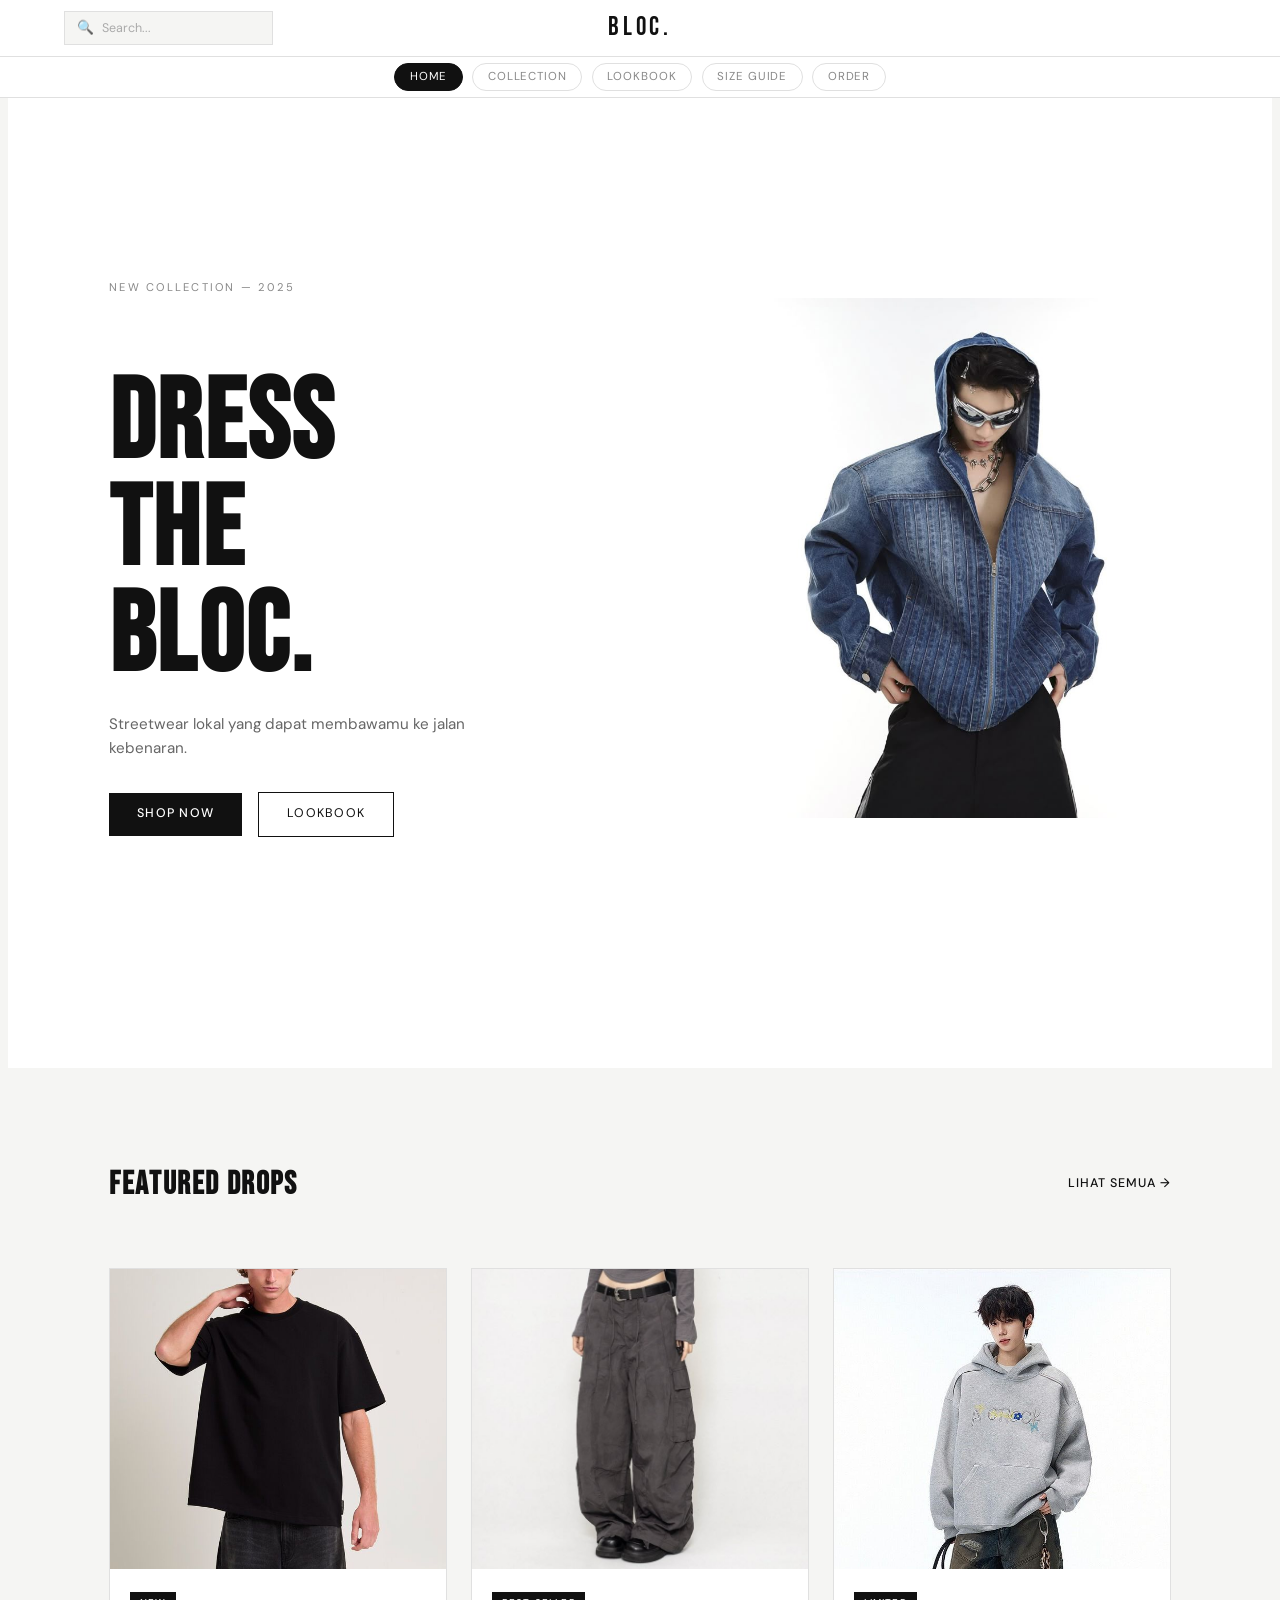
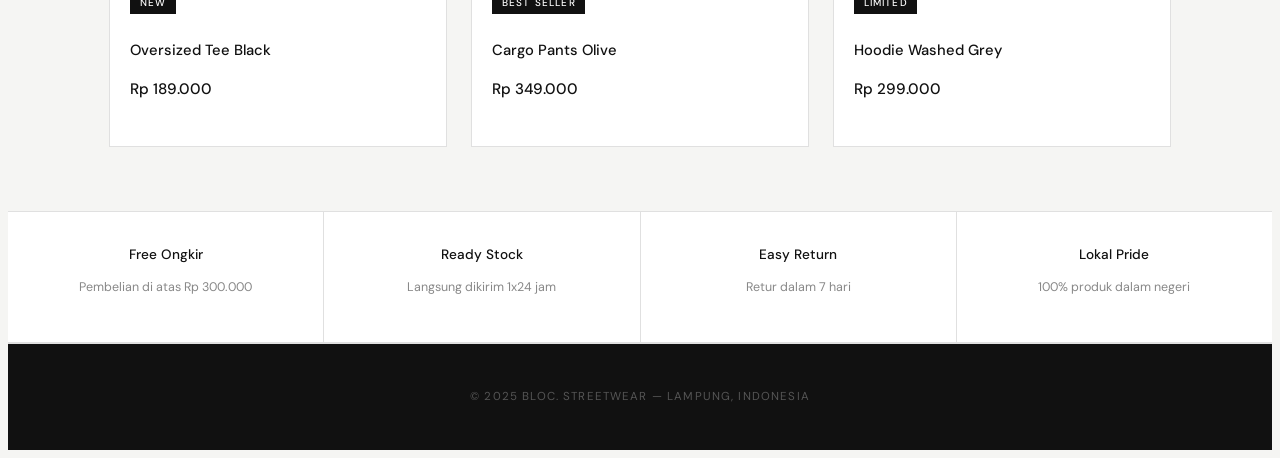
<file: index.html>
<!DOCTYPE html>
<html lang="id">
<head>
  <meta charset="UTF-8" />
  <meta name="viewport" content="width=device-width, initial-scale=1.0" />
  <title>BLOC. Streetwear Store</title>
  <link rel="stylesheet" href="style.css" />
  <link rel="preconnect" href="https://fonts.googleapis.com" />
  <link rel="preconnect" href="https://fonts.gstatic.com" crossorigin />
  <link href="https://fonts.googleapis.com/css2?family=Bebas+Neue&family=DM+Sans:wght@300;400;500&display=swap" rel="stylesheet" />
</head>
<body>

  <nav id="navbar">
    <div class="nav-top">
      <div class="nav-top-left">
        <div class="nav-search">
          <span class="nav-search-icon">🔍</span>
          <input type="search" name="search" placeholder="Search..." />
        </div>
      </div>
      <a href="index.html" class="nav-logo">BLOC.</a>
    </div>

    <div class="nav-bottom">
      <a href="index.html" class="nav-pill active">Home</a>
      <a href="collection.html" class="nav-pill">Collection</a>
      <a href="lookbook.html" class="nav-pill">Lookbook</a>
      <a href="sizeguide.html" class="nav-pill">Size Guide</a>
      <a href="order.html" class="nav-pill">Order</a>
    </div>
  </nav>

  <header class="hero">
    <div class="hero-text">
      <span class="hero-tag">New Collection — 2025</span>
      <h1 class="hero-title">DRESS<br>THE<br>BLOC.</h1>
      <p class="hero-desc">Streetwear lokal yang dapat membawamu ke jalan kebenaran.</p>
      <div class="hero-actions">
        <a href="collection.html" class="btn-primary">Shop Now</a>
        <a href="lookbook.html" class="btn-ghost">Lookbook</a>
      </div>
    </div>
    <img src="Hero.jpeg" alt="BLOC. Hero" class="hero-img" width="420" height="520" />
  </header>

  <section class="featured">
    <div class="featured-header">
      <h2>Featured Drops</h2>
      <a href="collection.html" class="link-more">Lihat Semua →</a>
    </div>
    <div class="featured-grid">
      <div class="product-card">
        <img src="Black Noise White Rain.jpeg" alt="Oversized Tee Black" class="product-img" width="400" height="300" />
        <div class="product-info">
          <span class="product-tag">New</span>
          <h3>Oversized Tee Black</h3>
          <p class="product-price">Rp 189.000</p>
        </div>
      </div>
      <div class="product-card">
        <img src="Retro Loose Casual Cargo Pants.jpeg" alt="Cargo Pants Olive" class="product-img" width="400" height="300" />
        <div class="product-info">
          <span class="product-tag">Best Seller</span>
          <h3>Cargo Pants Olive</h3>
          <p class="product-price">Rp 349.000</p>
        </div>
      </div>
      <div class="product-card">
        <img src="Hoddie.jpeg" alt="Hoodie Washed Grey" class="product-img" width="400" height="300" />
        <div class="product-info">
          <span class="product-tag">Limited</span>
          <h3>Hoodie Washed Grey</h3>
          <p class="product-price">Rp 299.000</p>
        </div>
      </div>
    </div>
  </section>

  <section class="info-strip">
    <div class="info-item">
      <strong>Free Ongkir</strong>
      <p>Pembelian di atas Rp 300.000</p>
    </div>
    <div class="info-item">
      <strong>Ready Stock</strong>
      <p>Langsung dikirim 1x24 jam</p>
    </div>
    <div class="info-item">
      <strong>Easy Return</strong>
      <p>Retur dalam 7 hari</p>
    </div>
    <div class="info-item">
      <strong>Lokal Pride</strong>
      <p>100% produk dalam negeri</p>
    </div>
  </section>

  <footer class="footer">
    <p>© 2025 BLOC. Streetwear — Lampung, Indonesia</p>
  </footer>

</body>
</html>
</file>
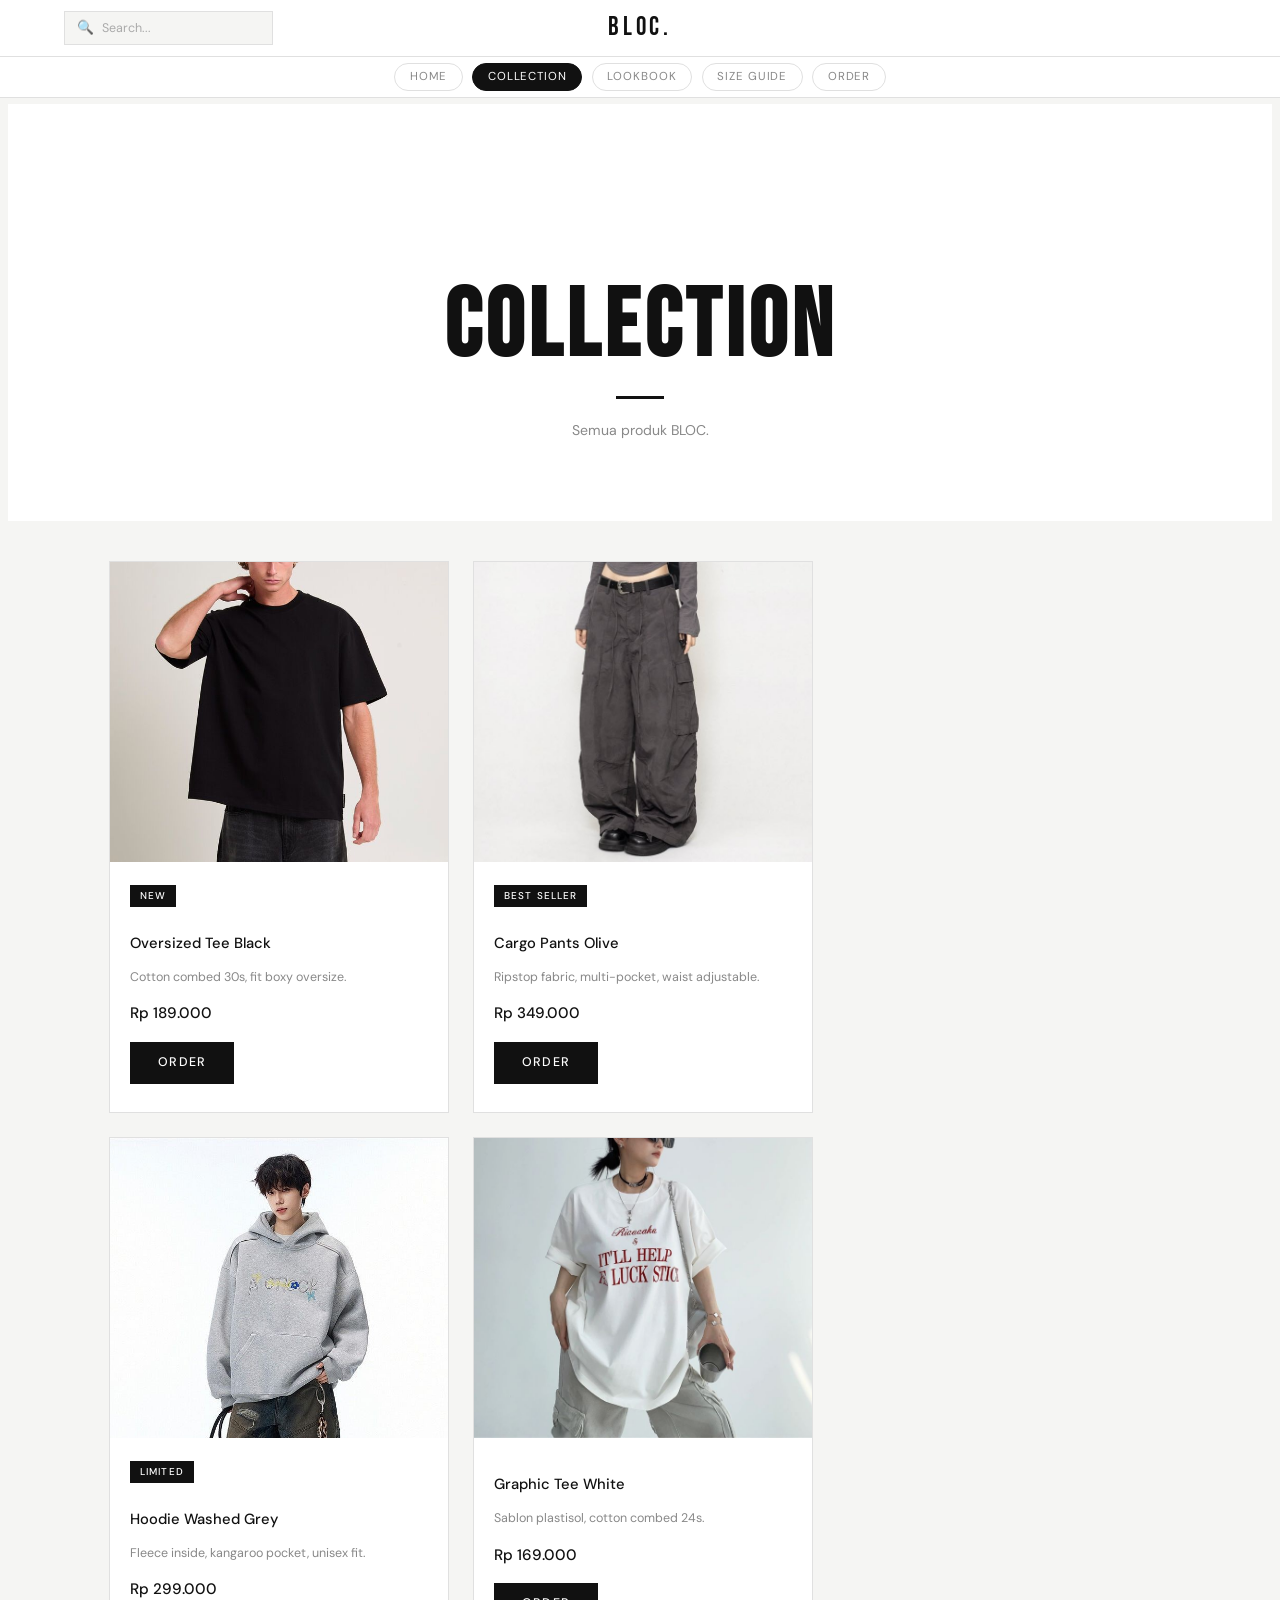
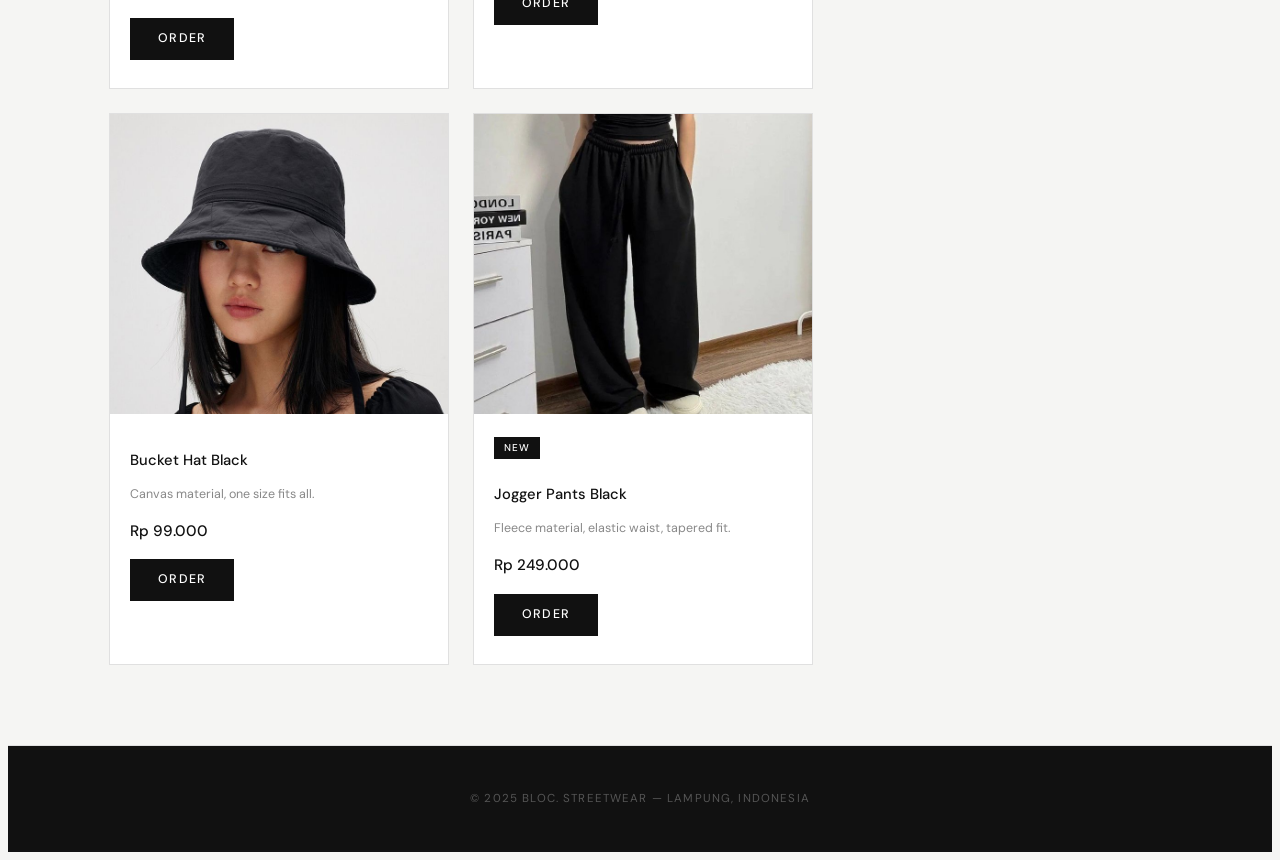
<file: collection.html>
<!DOCTYPE html>
<html lang="id">
<head>
  <meta charset="UTF-8" />
  <meta name="viewport" content="width=device-width, initial-scale=1.0" />
  <title>Collection BLOC.</title>
  <link rel="stylesheet" href="style.css" />
  <link rel="preconnect" href="https://fonts.googleapis.com" />
  <link rel="preconnect" href="https://fonts.gstatic.com" crossorigin />
  <link href="https://fonts.googleapis.com/css2?family=Bebas+Neue&family=DM+Sans:wght@300;400;500&display=swap" rel="stylesheet" />
</head>
<body>

  <nav id="navbar">
    <div class="nav-top">
      <div class="nav-top-left">
        <div class="nav-search">
          <span class="nav-search-icon">🔍</span>
          <input type="search" name="search" placeholder="Search..." />
        </div>
      </div>
      <a href="index.html" class="nav-logo">BLOC.</a>
    </div>
    <div class="nav-bottom">
      <a href="index.html" class="nav-pill">Home</a>
      <a href="collection.html" class="nav-pill active">Collection</a>
      <a href="lookbook.html" class="nav-pill">Lookbook</a>
      <a href="sizeguide.html" class="nav-pill">Size Guide</a>
      <a href="order.html" class="nav-pill">Order</a>
    </div>
  </nav>

  <main class="page-main">

    <section class="page-hero">
      <h1 class="page-title">COLLECTION</h1>
      <div class="title-line"></div>
      <p class="page-subtitle">Semua produk BLOC.</p>
    </section>

    <section class="catalog-section">
      <div class="catalog-grid">

        <div class="product-card">
          <img src="Black Noise White Rain.jpeg" alt="Oversized Tee Black" class="product-img" width="400" height="300" />
          <div class="product-info">
            <span class="product-tag">New</span>
            <h3>Oversized Tee Black</h3>
            <p class="product-desc">Cotton combed 30s, fit boxy oversize.</p>
            <p class="product-price">Rp 189.000</p>
            <a href="order.html" class="btn-primary">Order</a>
          </div>
        </div>

        <div class="product-card">
          <img src="Retro Loose Casual Cargo Pants.jpeg" alt="Cargo Pants Olive" class="product-img" width="400" height="300" />
          <div class="product-info">
            <span class="product-tag">Best Seller</span>
            <h3>Cargo Pants Olive</h3>
            <p class="product-desc">Ripstop fabric, multi-pocket, waist adjustable.</p>
            <p class="product-price">Rp 349.000</p>
            <a href="order.html" class="btn-primary">Order</a>
          </div>
        </div>

        <div class="product-card">
          <img src="Hoddie.jpeg" alt="Hoodie Washed Grey" class="product-img" width="400" height="300" />
          <div class="product-info">
            <span class="product-tag">Limited</span>
            <h3>Hoodie Washed Grey</h3>
            <p class="product-desc">Fleece inside, kangaroo pocket, unisex fit.</p>
            <p class="product-price">Rp 299.000</p>
            <a href="order.html" class="btn-primary">Order</a>
          </div>
        </div>

        <div class="product-card">
          <img src="white tee.jpeg" alt="Graphic Tee White" class="product-img" width="400" height="300" />
          <div class="product-info">
            <h3>Graphic Tee White</h3>
            <p class="product-desc">Sablon plastisol, cotton combed 24s.</p>
            <p class="product-price">Rp 169.000</p>
            <a href="order.html" class="btn-primary">Order</a>
          </div>
        </div>

        <div class="product-card">
          <img src="bucket.jpeg" alt="Bucket Hat Black" class="product-img" width="400" height="300" />
          <div class="product-info">
            <h3>Bucket Hat Black</h3>
            <p class="product-desc">Canvas material, one size fits all.</p>
            <p class="product-price">Rp 99.000</p>
            <a href="order.html" class="btn-primary">Order</a>
          </div>
        </div>

        <div class="product-card">
          <img src="Jogger.jpeg" alt="Jogger Pants Black" class="product-img" width="400" height="300" />
          <div class="product-info">
            <span class="product-tag">New</span>
            <h3>Jogger Pants Black</h3>
            <p class="product-desc">Fleece material, elastic waist, tapered fit.</p>
            <p class="product-price">Rp 249.000</p>
            <a href="order.html" class="btn-primary">Order</a>
          </div>
        </div>

      </div>
    </section>

  </main>

  <footer class="footer">
    <p>© 2025 BLOC. Streetwear — Lampung, Indonesia</p>
  </footer>

</body>
</html>
</file>
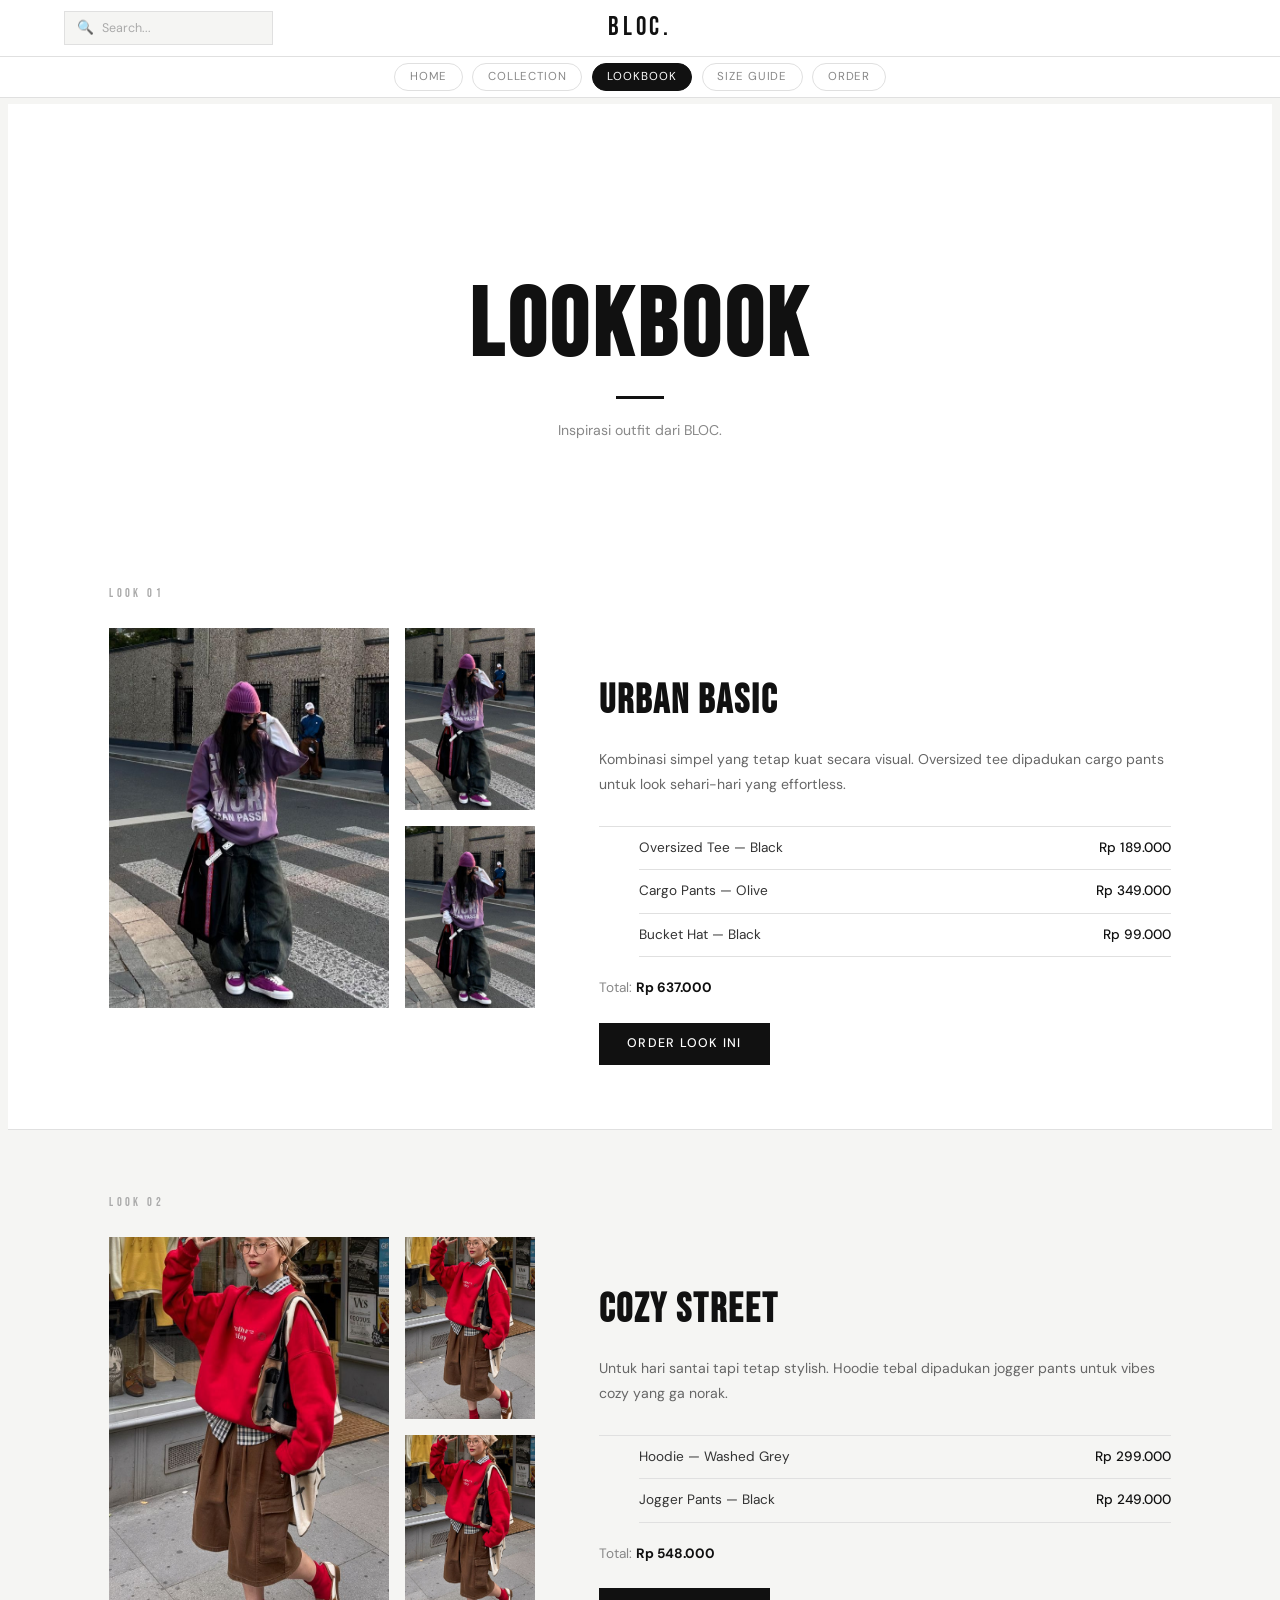
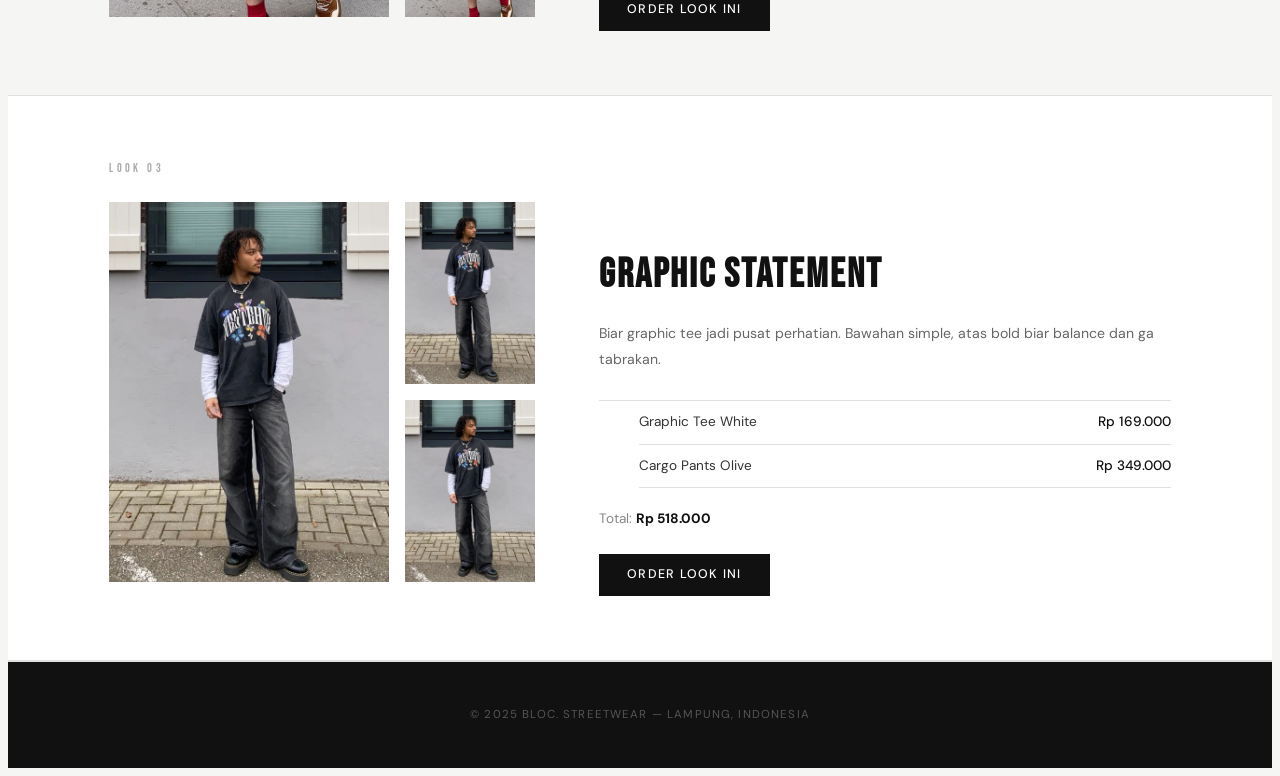
<file: lookbook.html>
<!DOCTYPE html>
<html lang="id">
<head>
  <meta charset="UTF-8" />
  <meta name="viewport" content="width=device-width, initial-scale=1.0" />
  <title>Lookbook BLOC.</title>
  <link rel="stylesheet" href="style.css" />
  <link rel="preconnect" href="https://fonts.googleapis.com" />
  <link rel="preconnect" href="https://fonts.gstatic.com" crossorigin />
  <link href="https://fonts.googleapis.com/css2?family=Bebas+Neue&family=DM+Sans:wght@300;400;500&display=swap" rel="stylesheet" />
</head>
<body>

  <nav id="navbar">
    <div class="nav-top">
      <div class="nav-top-left">
        <div class="nav-search">
          <span class="nav-search-icon">🔍</span>
          <input type="search" name="search" placeholder="Search..." />
        </div>
      </div>
      <a href="index.html" class="nav-logo">BLOC.</a>
    </div>
    <div class="nav-bottom">
      <a href="index.html" class="nav-pill">Home</a>
      <a href="collection.html" class="nav-pill">Collection</a>
      <a href="lookbook.html" class="nav-pill active">Lookbook</a>
      <a href="sizeguide.html" class="nav-pill">Size Guide</a>
      <a href="order.html" class="nav-pill">Order</a>
    </div>
  </nav>

  <main class="page-main">

    <section class="page-hero">
      <h1 class="page-title">LOOKBOOK</h1>
      <div class="title-line"></div>
      <p class="page-subtitle">Inspirasi outfit dari BLOC.</p>
    </section>

    <section class="look-section">
      <div class="look-number">LOOK 01</div>
      <div class="look-layout">
        <div class="look-images">
          <img src="download (6).jpeg" alt="Look 01 Main" class="look-img-main" width="280" height="380" />
          <div class="look-img-side">
            <img src="download (6).jpeg" alt="Look 01 Detail A" class="look-img-sm" width="130" height="182" />
            <img src="download (6).jpeg" alt="Look 01 Detail B" class="look-img-sm" width="130" height="182" />
          </div>
        </div>
        <div class="look-detail">
          <h2>Urban Basic</h2>
          <p class="look-desc">Kombinasi simpel yang tetap kuat secara visual. Oversized tee dipadukan cargo pants untuk look sehari-hari yang effortless.</p>
          <ul class="look-items">
            <li>
              <span class="look-item-name">Oversized Tee — Black</span>
              <span class="look-item-price">Rp 189.000</span>
            </li>
            <li>
              <span class="look-item-name">Cargo Pants — Olive</span>
              <span class="look-item-price">Rp 349.000</span>
            </li>
            <li>
              <span class="look-item-name">Bucket Hat — Black</span>
              <span class="look-item-price">Rp 99.000</span>
            </li>
          </ul>
          <p class="look-total">Total: <strong>Rp 637.000</strong></p>
          <a href="order.html" class="btn-primary">Order Look Ini</a>
        </div>
      </div>
    </section>

    <section class="look-section look-section-alt">
      <div class="look-number">LOOK 02</div>
      <div class="look-layout look-layout-reverse">
        <div class="look-detail">
          <h2>Cozy Street</h2>
          <p class="look-desc">Untuk hari santai tapi tetap stylish. Hoodie tebal dipadukan jogger pants untuk vibes cozy yang ga norak.</p>
          <ul class="look-items">
            <li>
              <span class="look-item-name">Hoodie — Washed Grey</span>
              <span class="look-item-price">Rp 299.000</span>
            </li>
            <li>
              <span class="look-item-name">Jogger Pants — Black</span>
              <span class="look-item-price">Rp 249.000</span>
            </li>
          </ul>
          <p class="look-total">Total: <strong>Rp 548.000</strong></p>
          <a href="order.html" class="btn-primary">Order Look Ini</a>
        </div>
        <div class="look-images">
          <img src="Everyday outfits spring casual street styles.jpeg" alt="Look 02 Main" class="look-img-main" width="280" height="380" />
          <div class="look-img-side">
            <img src="Everyday outfits spring casual street styles.jpeg" alt="Look 02 Detail A" class="look-img-sm" width="130" height="182" />
            <img src="Everyday outfits spring casual street styles.jpeg" alt="Look 02 Detail B" class="look-img-sm" width="130" height="182" />
          </div>
        </div>
      </div>
    </section>

    <section class="look-section">
      <div class="look-number">LOOK 03</div>
      <div class="look-layout">
        <div class="look-images">
          <img src="Best & Aesthetic E Boy Outfits Ideas & Styling Tips _ Mens Outfit Ideas.jpeg" alt="Look 03 Main" class="look-img-main" width="280" height="380" />
          <div class="look-img-side">
            <img src="Best & Aesthetic E Boy Outfits Ideas & Styling Tips _ Mens Outfit Ideas.jpeg" alt="Look 03 Detail A" class="look-img-sm" width="130" height="182" />
            <img src="Best & Aesthetic E Boy Outfits Ideas & Styling Tips _ Mens Outfit Ideas.jpeg" alt="Look 03 Detail B" class="look-img-sm" width="130" height="182" />
          </div>
        </div>
        <div class="look-detail">
          <h2>Graphic Statement</h2>
          <p class="look-desc">Biar graphic tee jadi pusat perhatian. Bawahan simple, atas bold biar balance dan ga tabrakan.</p>
          <ul class="look-items">
            <li>
              <span class="look-item-name">Graphic Tee White</span>
              <span class="look-item-price">Rp 169.000</span>
            </li>
            <li>
              <span class="look-item-name">Cargo Pants Olive</span>
              <span class="look-item-price">Rp 349.000</span>
            </li>
          </ul>
          <p class="look-total">Total: <strong>Rp 518.000</strong></p>
          <a href="order.html" class="btn-primary">Order Look Ini</a>
        </div>
      </div>
    </section>

  </main>

  <footer class="footer">
    <p>© 2025 BLOC. Streetwear — Lampung, Indonesia</p>
  </footer>

</body>
</html>
</file>
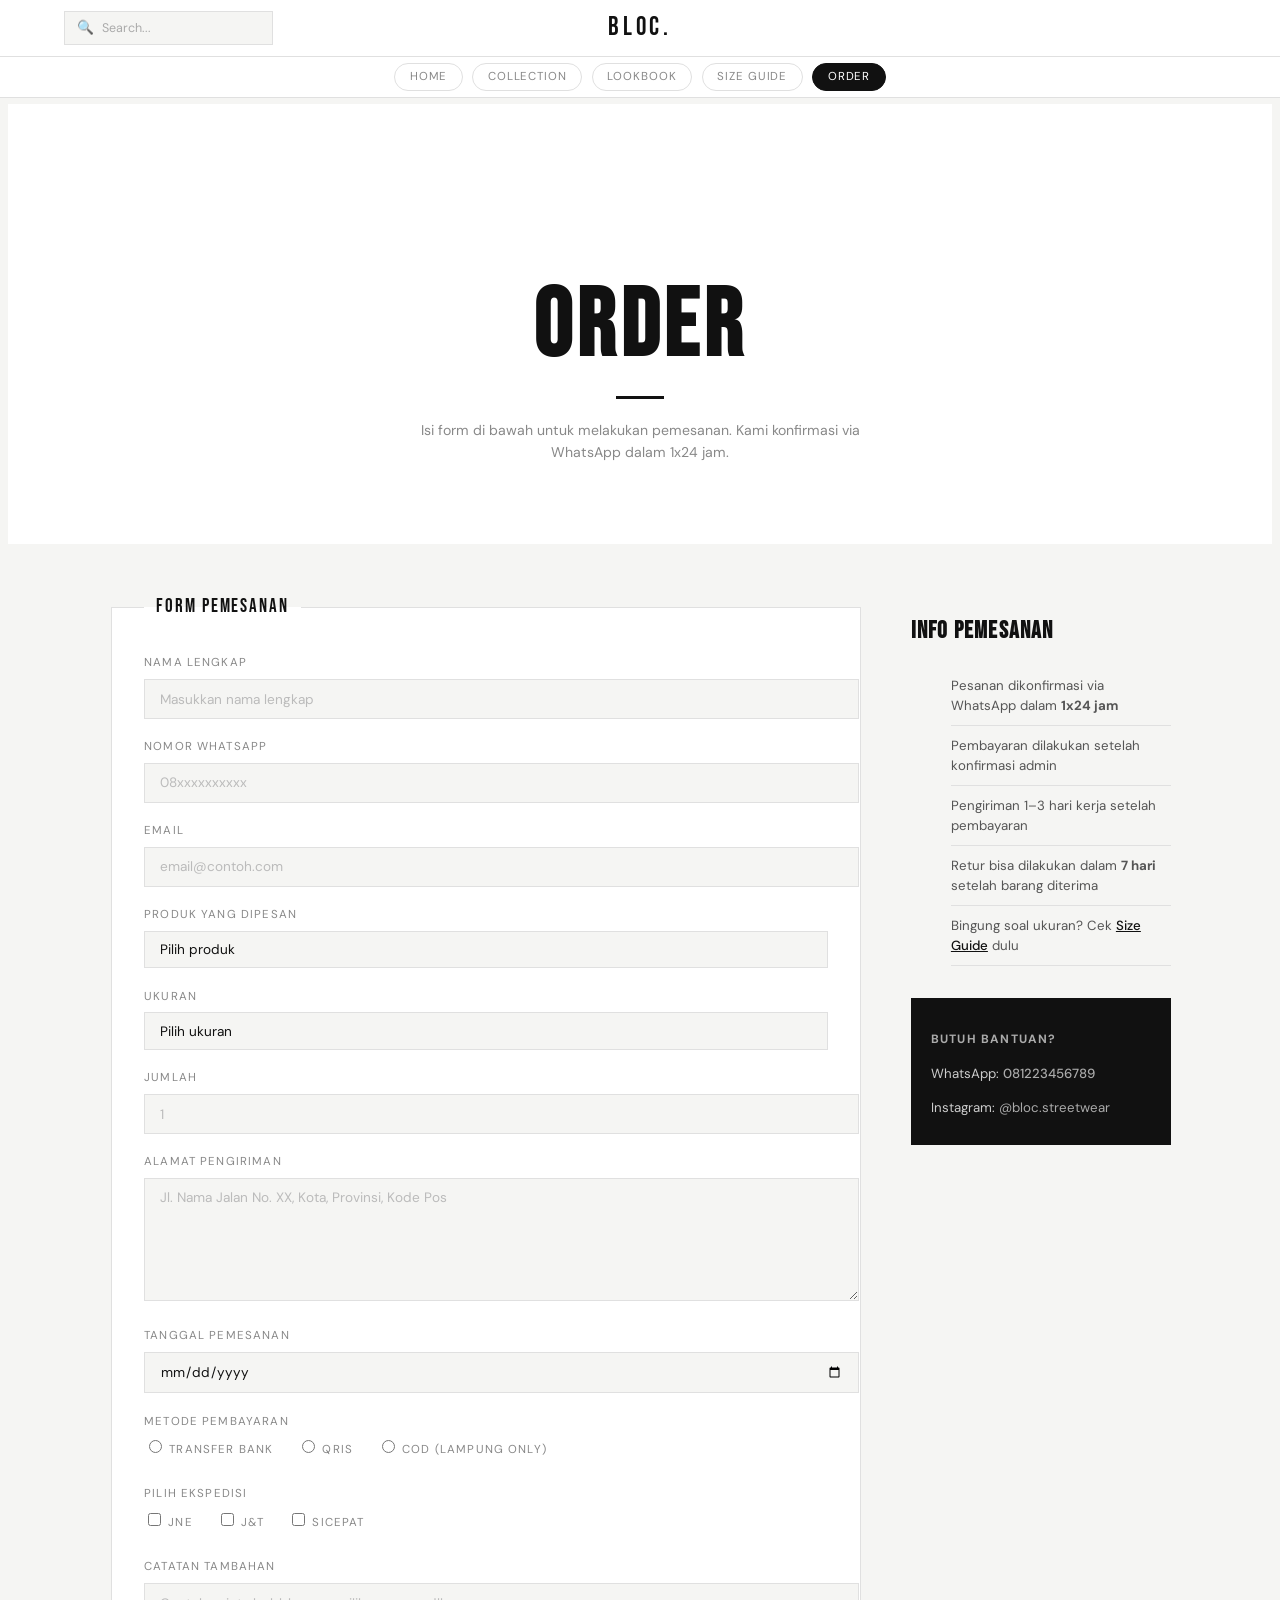
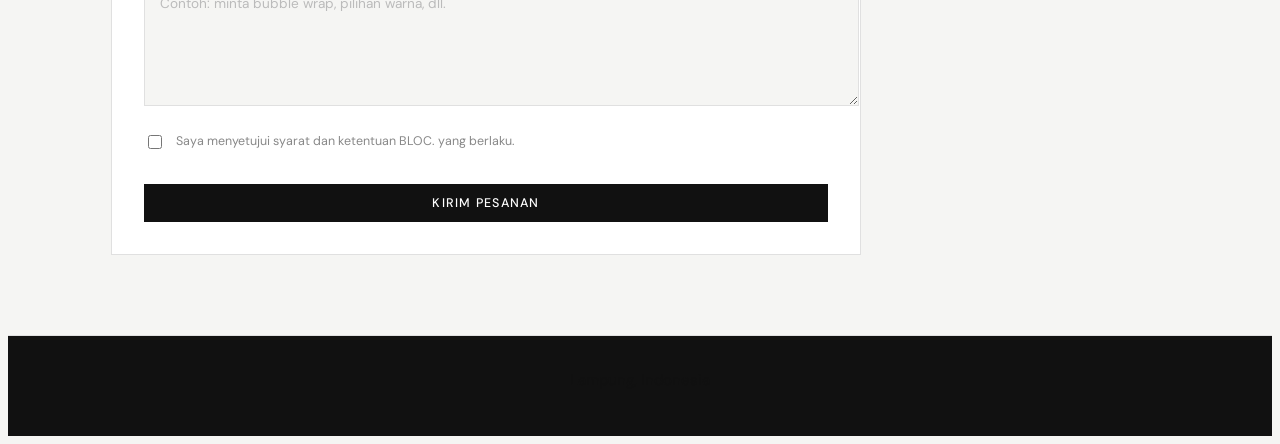
<file: order.html>
<!DOCTYPE html>
<html lang="id">
<head>
  <meta charset="UTF-8" />
  <meta name="viewport" content="width=device-width, initial-scale=1.0" />
  <title>Order BLOC.</title>
  <link rel="stylesheet" href="style.css" />
  <link rel="preconnect" href="https://fonts.googleapis.com" />
  <link rel="preconnect" href="https://fonts.gstatic.com" crossorigin />
  <link href="https://fonts.googleapis.com/css2?family=Bebas+Neue&family=DM+Sans:wght@300;400;500&display=swap" rel="stylesheet" />
</head>
<body>

  <nav id="navbar">
    <div class="nav-top">
      <div class="nav-top-left">
        <div class="nav-search">
          <span class="nav-search-icon">🔍</span>
          <input type="search" name="search" placeholder="Search..." />
        </div>
      </div>
      <a href="index.html" class="nav-logo">BLOC.</a>
    </div>
    <div class="nav-bottom">
      <a href="index.html" class="nav-pill">Home</a>
      <a href="collection.html" class="nav-pill">Collection</a>
      <a href="lookbook.html" class="nav-pill">Lookbook</a>
      <a href="sizeguide.html" class="nav-pill">Size Guide</a>
      <a href="order.html" class="nav-pill active">Order</a>
    </div>
  </nav>

  <main class="page-main">

    <section class="page-hero">
      <h1 class="page-title">ORDER</h1>
      <div class="title-line"></div>
      <p class="page-subtitle">Isi form di bawah untuk melakukan pemesanan. Kami konfirmasi via WhatsApp dalam 1x24 jam.</p>
    </section>

    <section class="order-layout">

      <div class="order-form-wrap">
        <form action="#" method="post">
          <fieldset>
            <legend>Form Pemesanan</legend>

            <div class="form-group">
              <label for="nama">Nama Lengkap</label>
              <input type="text" id="nama" name="nama" placeholder="Masukkan nama lengkap" required />
            </div>

            <div class="form-group">
              <label for="nohp">Nomor WhatsApp</label>
              <input type="number" id="nohp" name="nohp" placeholder="08xxxxxxxxxx" required />
            </div>

            <div class="form-group">
              <label for="email">Email</label>
              <input type="email" id="email" name="email" placeholder="email@contoh.com" required />
            </div>

            <div class="form-group">
              <label for="produk">Produk yang Dipesan</label>
              <select id="produk" name="produk" required>
                <option value="">Pilih produk</option>
                <option value="oversized-tee">Oversized Tee — Black (Rp 189.000)</option>
                <option value="cargo-pants">Cargo Pants — Olive (Rp 349.000)</option>
                <option value="hoodie-grey">Hoodie — Washed Grey (Rp 299.000)</option>
                <option value="graphic-tee">Graphic Tee — White (Rp 169.000)</option>
                <option value="bucket-hat">Bucket Hat — Black (Rp 99.000)</option>
                <option value="jogger-pants">Jogger Pants — Black (Rp 249.000)</option>
              </select>
            </div>

            <div class="form-group">
              <label for="ukuran">Ukuran</label>
              <select id="ukuran" name="ukuran" required>
                <option value="">Pilih ukuran</option>
                <option value="S">S</option>
                <option value="M">M</option>
                <option value="L">L</option>
                <option value="XL">XL</option>
              </select>
            </div>

            <div class="form-group">
              <label for="jumlah">Jumlah</label>
              <input type="number" id="jumlah" name="jumlah" placeholder="1" min="1" required />
            </div>

            <div class="form-group">
              <label for="alamat">Alamat Pengiriman</label>
              <textarea id="alamat" name="alamat" rows="4" placeholder="Jl. Nama Jalan No. XX, Kota, Provinsi, Kode Pos" required></textarea>
            </div>

            <div class="form-group">
              <label for="tanggal">Tanggal Pemesanan</label>
              <input type="date" id="tanggal" name="tanggal" required />
            </div>

            <div class="form-group">
              <label>Metode Pembayaran</label>
              <div class="radio-group">
                <label class="radio-label">
                  <input type="radio" name="pembayaran" value="transfer" required /> Transfer Bank
                </label>
                <label class="radio-label">
                  <input type="radio" name="pembayaran" value="qris" /> QRIS
                </label>
                <label class="radio-label">
                  <input type="radio" name="pembayaran" value="cod" /> COD (Lampung Only)
                </label>
              </div>
            </div>

            <div class="form-group">
              <label>Pilih Ekspedisi</label>
              <div class="check-group">
                <label class="check-label">
                  <input type="checkbox" name="ekspedisi" value="jne" /> JNE
                </label>
                <label class="check-label">
                  <input type="checkbox" name="ekspedisi" value="jnt" /> J&T
                </label>
                <label class="check-label">
                  <input type="checkbox" name="ekspedisi" value="sicepat" /> SiCepat
                </label>
              </div>
            </div>

            <div class="form-group">
              <label for="catatan">Catatan Tambahan</label>
              <textarea id="catatan" name="catatan" rows="3" placeholder="Contoh: minta bubble wrap, pilihan warna, dll."></textarea>
            </div>

            <div class="form-check">
              <input type="checkbox" id="setuju" name="setuju" required />
              <label for="setuju">Saya menyetujui syarat dan ketentuan BLOC. yang berlaku.</label>
            </div>

            <button type="submit" class="btn-primary full-width">Kirim Pesanan</button>
          </fieldset>
        </form>
      </div>

      <aside class="order-info">
        <h2>Info Pemesanan</h2>
        <ul class="order-info-list">
          <li>Pesanan dikonfirmasi via WhatsApp dalam <strong>1x24 jam</strong></li>
          <li>Pembayaran dilakukan setelah konfirmasi admin</li>
          <li>Pengiriman 1–3 hari kerja setelah pembayaran</li>
          <li>Retur bisa dilakukan dalam <strong>7 hari</strong> setelah barang diterima</li>
          <li>Bingung soal ukuran? Cek <a href="sizeguide.html">Size Guide</a> dulu</li>
        </ul>
        <div class="order-contact">
          <h3>Butuh Bantuan?</h3>
          <p>WhatsApp: <a href="#" class="link-wa">081223456789</a></p>
          <p>Instagram: <a href="#" target="_blank">@bloc.streetwear</a></p>
        </div>
      </aside>

    </section>

  </main>

  <footer class="footer">Lampung, Indonesia</p>
  </footer>

</body>
</html>
</file>
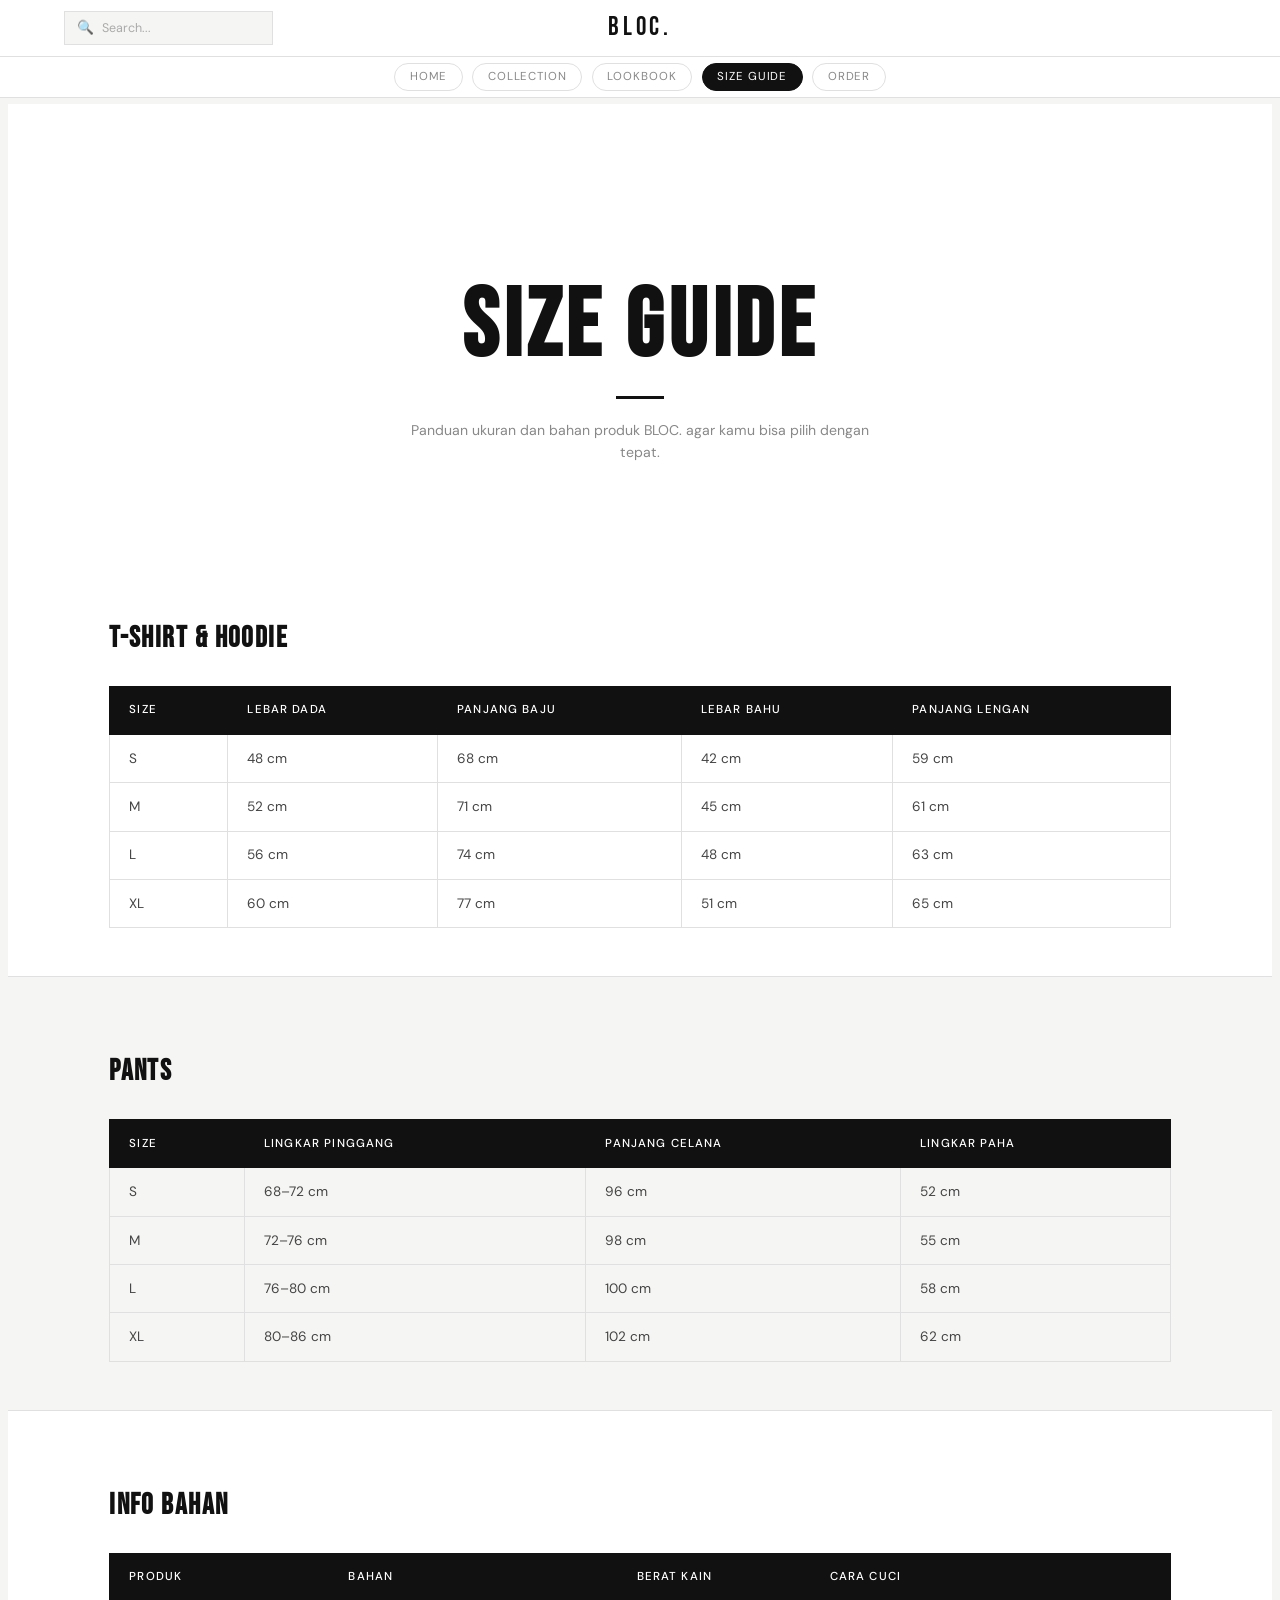
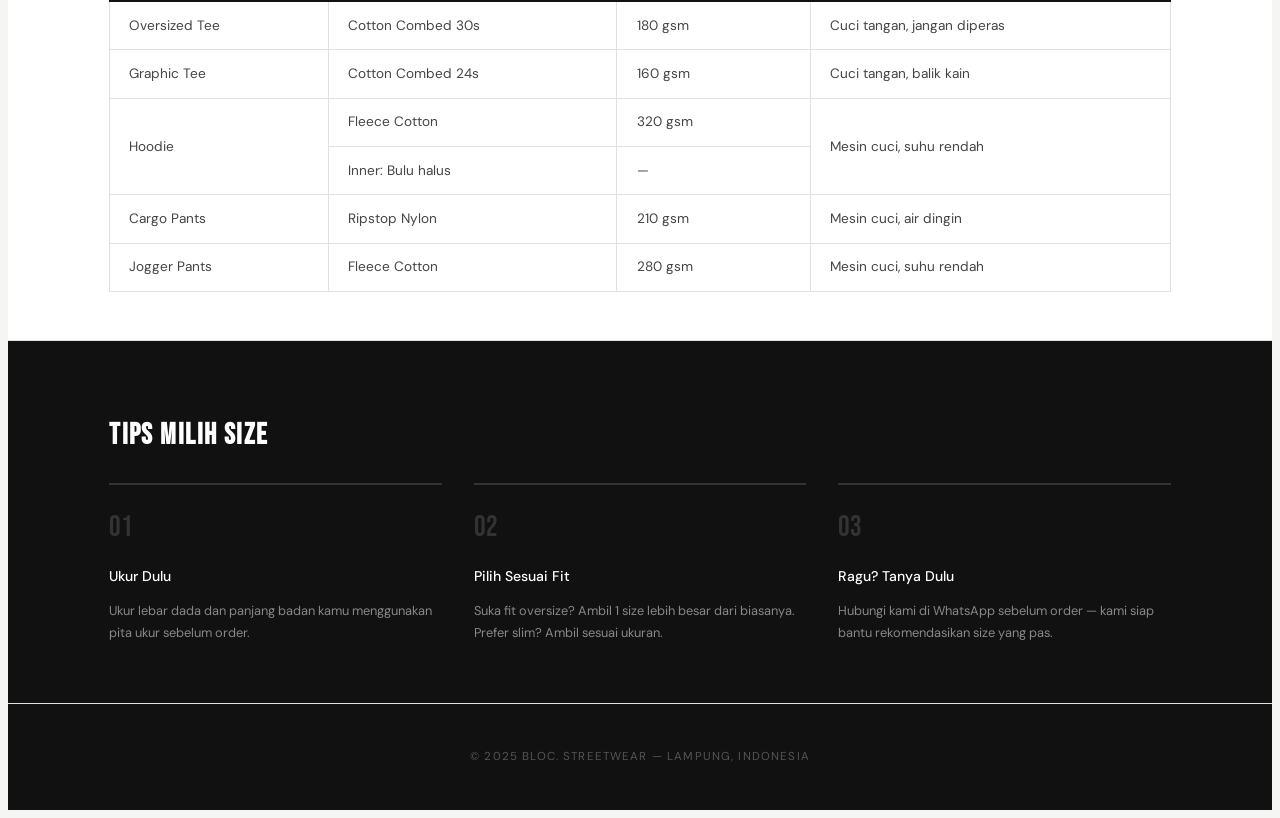
<file: sizeguide.html>
<!DOCTYPE html>
<html lang="id">
<head>
  <meta charset="UTF-8" />
  <meta name="viewport" content="width=device-width, initial-scale=1.0" />
  <title>Size Guide BLOC.</title>
  <link rel="stylesheet" href="style.css" />
  <link rel="preconnect" href="https://fonts.googleapis.com" />
  <link rel="preconnect" href="https://fonts.gstatic.com" crossorigin />
  <link href="https://fonts.googleapis.com/css2?family=Bebas+Neue&family=DM+Sans:wght@300;400;500&display=swap" rel="stylesheet" />
</head>
<body>

  <nav id="navbar">
    <div class="nav-top">
      <div class="nav-top-left">
        <div class="nav-search">
          <span class="nav-search-icon">🔍</span>
          <input type="search" name="search" placeholder="Search..." />
        </div>
      </div>
      <a href="index.html" class="nav-logo">BLOC.</a>
    </div>
    <div class="nav-bottom">
      <a href="index.html" class="nav-pill">Home</a>
      <a href="collection.html" class="nav-pill">Collection</a>
      <a href="lookbook.html" class="nav-pill">Lookbook</a>
      <a href="sizeguide.html" class="nav-pill active">Size Guide</a>
      <a href="order.html" class="nav-pill">Order</a>
    </div>
  </nav>

  <main class="page-main">

    <section class="page-hero">
      <h1 class="page-title">SIZE GUIDE</h1>
      <div class="title-line"></div>
      <p class="page-subtitle">Panduan ukuran dan bahan produk BLOC. agar kamu bisa pilih dengan tepat.</p>
    </section>

    <section class="guide-section">
      <h2 class="section-label">T-Shirt & Hoodie</h2>
      <div class="table-wrapper">
        <table class="size-table" border="1" cellspacing="0" cellpadding="0">
          <thead>
            <tr>
              <th>Size</th>
              <th>Lebar Dada</th>
              <th>Panjang Baju</th>
              <th>Lebar Bahu</th>
              <th>Panjang Lengan</th>
            </tr>
          </thead>
          <tbody>
            <tr>
              <td>S</td>
              <td>48 cm</td>
              <td>68 cm</td>
              <td>42 cm</td>
              <td>59 cm</td>
            </tr>
            <tr>
              <td>M</td>
              <td>52 cm</td>
              <td>71 cm</td>
              <td>45 cm</td>
              <td>61 cm</td>
            </tr>
            <tr>
              <td>L</td>
              <td>56 cm</td>
              <td>74 cm</td>
              <td>48 cm</td>
              <td>63 cm</td>
            </tr>
            <tr>
              <td>XL</td>
              <td>60 cm</td>
              <td>77 cm</td>
              <td>51 cm</td>
              <td>65 cm</td>
            </tr>
          </tbody>
        </table>
      </div>
    </section>

    <section class="guide-section guide-section-alt">
      <h2 class="section-label">Pants</h2>
      <div class="table-wrapper">
        <table class="size-table" border="1" cellspacing="0" cellpadding="0">
          <thead>
            <tr>
              <th>Size</th>
              <th>Lingkar Pinggang</th>
              <th>Panjang Celana</th>
              <th>Lingkar Paha</th>
            </tr>
          </thead>
          <tbody>
            <tr>
              <td>S</td>
              <td>68–72 cm</td>
              <td>96 cm</td>
              <td>52 cm</td>
            </tr>
            <tr>
              <td>M</td>
              <td>72–76 cm</td>
              <td>98 cm</td>
              <td>55 cm</td>
            </tr>
            <tr>
              <td>L</td>
              <td>76–80 cm</td>
              <td>100 cm</td>
              <td>58 cm</td>
            </tr>
            <tr>
              <td>XL</td>
              <td>80–86 cm</td>
              <td>102 cm</td>
              <td>62 cm</td>
            </tr>
          </tbody>
        </table>
      </div>
    </section>

    <section class="guide-section">
      <h2 class="section-label">Info Bahan</h2>
      <div class="table-wrapper">
        <table class="size-table" border="1" cellspacing="0" cellpadding="0">
          <thead>
            <tr>
              <th>Produk</th>
              <th>Bahan</th>
              <th>Berat Kain</th>
              <th>Cara Cuci</th>
            </tr>
          </thead>
          <tbody>
            <tr>
              <td>Oversized Tee</td>
              <td>Cotton Combed 30s</td>
              <td>180 gsm</td>
              <td>Cuci tangan, jangan diperas</td>
            </tr>
            <tr>
              <td>Graphic Tee</td>
              <td>Cotton Combed 24s</td>
              <td>160 gsm</td>
              <td>Cuci tangan, balik kain</td>
            </tr>
            <tr>
              <td rowspan="2">Hoodie</td>
              <td>Fleece Cotton</td>
              <td>320 gsm</td>
              <td rowspan="2">Mesin cuci, suhu rendah</td>
            </tr>
            <tr>
              <td>Inner: Bulu halus</td>
              <td>—</td>
            </tr>
            <tr>
              <td>Cargo Pants</td>
              <td>Ripstop Nylon</td>
              <td>210 gsm</td>
              <td>Mesin cuci, air dingin</td>
            </tr>
            <tr>
              <td>Jogger Pants</td>
              <td>Fleece Cotton</td>
              <td>280 gsm</td>
              <td>Mesin cuci, suhu rendah</td>
            </tr>
          </tbody>
        </table>
      </div>
    </section>

    <section class="tips-section">
      <h2 class="section-label">Tips Milih Size</h2>
      <div class="tips-grid">
        <div class="tip-card">
          <span class="tip-num">01</span>
          <h3>Ukur Dulu</h3>
          <p>Ukur lebar dada dan panjang badan kamu menggunakan pita ukur sebelum order.</p>
        </div>
        <div class="tip-card">
          <span class="tip-num">02</span>
          <h3>Pilih Sesuai Fit</h3>
          <p>Suka fit oversize? Ambil 1 size lebih besar dari biasanya. Prefer slim? Ambil sesuai ukuran.</p>
        </div>
        <div class="tip-card">
          <span class="tip-num">03</span>
          <h3>Ragu? Tanya Dulu</h3>
          <p>Hubungi kami di WhatsApp sebelum order — kami siap bantu rekomendasikan size yang pas.</p>
        </div>
      </div>
    </section>

  </main>

  <footer class="footer">
    <p>© 2025 BLOC. Streetwear — Lampung, Indonesia</p>
  </footer>

</body>
</html>
</file>
<file: style.css>
{
  box-sizing: border-box;
  margin: 0;
  padding: 0;
}

body {
  background-color: #f5f5f3;
  color: #111111;
  font-family: 'DM Sans', sans-serif;
  font-size: 15px;
  line-height: 1.6;
}
#navbar {
  position: fixed;
  top: 0;
  left: 0;
  right: 0;
  z-index: 100;
  background-color: #ffffff;
  border-bottom: 1px solid #e0e0e0;
}

.nav-top {
  display: flex;
  align-items: center;
  height: 56px;
  padding: 0 5%;
  position: relative;
}

.nav-logo {
  font-family: 'Bebas Neue', sans-serif;
  font-size: 1.6rem;
  letter-spacing: 0.15em;
  color: #111111;
  text-decoration: none;
  position: absolute;
  left: 50%;
  transform: translateX(-50%);
}

.nav-top-left {
  display: flex;
  align-items: center;
  gap: 0.5rem;
}

.nav-search {
  display: flex;
  align-items: center;
  border: 1px solid #e0e0e0;
  background-color: #f5f5f3;
  padding: 0.3rem 0.75rem;
  gap: 0.4rem;
}

.nav-search input[type="search"] {
  border: none;
  background: transparent;
  font-family: 'DM Sans', sans-serif;
  font-size: 0.78rem;
  color: #111111;
  width: 160px;
  outline: none;
}

.nav-search input[type="search"]::placeholder {
  color: #aaaaaa;
}

.nav-search-icon {
  font-size: 0.85rem;
  color: #888888;
}

.nav-top-right {
  display: flex;
  align-items: center;
  gap: 1.5rem;
  margin-left: auto;
}

.nav-top-right a {
  text-decoration: none;
  font-size: 0.75rem;
  letter-spacing: 0.08em;
  text-transform: uppercase;
  color: #888888;
}

.nav-top-right a:hover {
  color: #111111;
}

.nav-top-right a.active {
  color: #111111;
  font-weight: 500;
}

.nav-bottom {
  display: flex;
  align-items: center;
  justify-content: center;
  gap: 0.6rem;
  height: 40px;
  border-top: 1px solid #e0e0e0;
  padding: 0 5%;
}

.nav-pill {
  text-decoration: none;
  font-size: 0.72rem;
  letter-spacing: 0.08em;
  text-transform: uppercase;
  color: #888888;
  padding: 0.25rem 0.9rem;
  border: 1px solid #e0e0e0;
  border-radius: 999px;
}

.nav-pill:hover {
  border-color: #111111;
  color: #111111;
}

.nav-pill.active {
  background-color: #111111;
  color: #ffffff;
  border-color: #111111;
}
.btn-primary {
  display: inline-block;
  padding: 0.7rem 1.75rem;
  background-color: #111111;
  color: #ffffff;
  text-decoration: none;
  font-size: 0.78rem;
  font-weight: 500;
  letter-spacing: 0.1em;
  text-transform: uppercase;
  border: none;
  cursor: pointer;
}

.btn-primary:hover {
  background-color: #333333;
}

.btn-primary:active {
  background-color: #000000;
}

.btn-ghost {
  display: inline-block;
  padding: 0.7rem 1.75rem;
  background-color: transparent;
  color: #111111;
  text-decoration: none;
  font-size: 0.78rem;
  font-weight: 400;
  letter-spacing: 0.1em;
  text-transform: uppercase;
  border: 1px solid #111111;
}

.btn-ghost:hover {
  background-color: #111111;
  color: #ffffff;
}

.full-width {
  width: 100%;
  text-align: center;
  cursor: pointer;
  font-family: 'DM Sans', sans-serif;
  margin-top: 0.5rem;
}
.page-main {
  padding-top: 96px;
}

.page-hero {
  padding: 6rem 8% 5rem;
  background-color: #ffffff;
  text-align: center;
}

.page-title {
  font-family: 'Bebas Neue', sans-serif;
  font-size: 6rem;
  letter-spacing: 0.05em;
  color: #111111;
  line-height: 1;
  margin-bottom: 1.25rem;
}

.title-line {
  width: 48px;
  height: 3px;
  background-color: #111111;
  margin: 0 auto 1.25rem;
}

.page-subtitle {
  font-size: 0.88rem;
  color: #888888;
  max-width: 480px;
  margin: 0 auto;
}

.section-label {
  font-family: 'Bebas Neue', sans-serif;
  font-size: 1.8rem;
  letter-spacing: 0.05em;
  color: #111111;
  margin-bottom: 1.5rem;
}
.hero {
  display: flex;
  align-items: center;
  justify-content: space-between;
  min-height: 100vh;
  padding: 100px 8% 60px;
  background-color: #ffffff;
  gap: 3rem;
}

.hero-text {
  max-width: 500px;
}

.hero-tag {
  font-size: 0.7rem;
  letter-spacing: 0.2em;
  text-transform: uppercase;
  color: #888888;
  margin-bottom: 1rem;
  display: block;
}

.hero-title {
  font-family: 'Bebas Neue', sans-serif;
  font-size: 7rem;
  line-height: 0.95;
  color: #111111;
  margin-bottom: 1.25rem;
  letter-spacing: 0.02em;
}

.hero-desc {
  color: #666666;
  font-size: 0.95rem;
  margin-bottom: 2rem;
  max-width: 380px;
}

.hero-actions {
  display: flex;
  gap: 1rem;
  align-items: center;
}

.hero-img {
  width: 420px;
  height: 520px;
  object-fit: cover;
  flex-shrink: 0;
  display: block;
  background-color: #e0e0e0;
}

.featured {
  padding: 4rem 8%;
  background-color: #f5f5f3;
}

.featured-header {
  display: flex;
  align-items: center;
  justify-content: space-between;
  margin-bottom: 2rem;
}

.featured-header h2 {
  font-family: 'Bebas Neue', sans-serif;
  font-size: 2rem;
  letter-spacing: 0.05em;
  color: #111111;
}

.link-more {
  font-size: 0.78rem;
  letter-spacing: 0.08em;
  text-transform: uppercase;
  color: #111111;
  text-decoration: none;
  font-weight: 500;
}

.link-more:hover {
  text-decoration: underline;
}

.featured-grid {
  display: flex;
  gap: 1.5rem;
}

.product-card {
  flex: 1;
  background-color: #ffffff;
  border: 1px solid #e0e0e0;
}

.product-card:hover {
  box-shadow: 4px 4px 0px #cccccc;
}

.product-img {
  width: 100%;
  height: 300px;
  object-fit: cover;
  display: block;
  background-color: #e0e0e0;
}

.product-info {
  padding: 1.25rem 1.25rem 1.75rem;
}

.product-tag {
  display: inline-block;
  font-size: 0.62rem;
  letter-spacing: 0.12em;
  text-transform: uppercase;
  font-weight: 500;
  padding: 0.2rem 0.6rem;
  background-color: #111111;
  color: #ffffff;
  margin-bottom: 0.6rem;
}

.product-info h3 {
  font-size: 0.92rem;
  font-weight: 500;
  color: #111111;
  margin-bottom: 0.3rem;
}

.product-desc {
  font-size: 0.78rem;
  color: #888888;
  margin-bottom: 0.75rem;
  line-height: 1.5;
}

.product-price {
  font-size: 0.95rem;
  font-weight: 500;
  color: #111111;
  margin-bottom: 1rem;
}
.info-strip {
  display: flex;
  border-top: 1px solid #e0e0e0;
  border-bottom: 1px solid #e0e0e0;
  background-color: #ffffff;
}

.info-item {
  flex: 1;
  padding: 2rem;
  text-align: center;
  border-right: 1px solid #e0e0e0;
}

.info-item:last-child {
  border-right: none;
}

.info-item strong {
  display: block;
  font-size: 0.85rem;
  font-weight: 500;
  color: #111111;
  margin-bottom: 0.3rem;
}

.info-item p {
  font-size: 0.78rem;
  color: #888888;
}

.catalog-section {
  padding: 2.5rem 8% 5rem;
  background-color: #f5f5f3;
}

.catalog-grid {
  display: flex;
  flex-wrap: wrap;
  gap: 1.5rem;
}

.catalog-grid .product-card {
  width: calc(33.33% - 1rem);
  flex: none;
}

.look-section {
  padding: 4rem 8%;
  border-bottom: 1px solid #e0e0e0;
  background-color: #ffffff;
}

.look-section-alt {
  background-color: #f5f5f3;
}

.look-number {
  font-family: 'Bebas Neue', sans-serif;
  font-size: 0.72rem;
  letter-spacing: 0.3em;
  color: #aaaaaa;
  margin-bottom: 1.5rem;
}

.look-layout {
  display: flex;
  gap: 4rem;
  align-items: flex-start;
}

.look-layout-reverse {
  flex-direction: row-reverse;
}

.look-images {
  display: flex;
  gap: 1rem;
  flex-shrink: 0;
}

.look-img-main {
  width: 280px;
  height: 380px;
  object-fit: cover;
  display: block;
  background-color: #cccccc;
}

.look-img-side {
  display: flex;
  flex-direction: column;
  gap: 1rem;
}

.look-img-sm {
  width: 130px;
  height: 182px;
  object-fit: cover;
  display: block;
  background-color: #dddddd;
}

.look-detail {
  flex: 1;
  padding-top: 0.5rem;
}

.look-detail h2 {
  font-family: 'Bebas Neue', sans-serif;
  font-size: 2.5rem;
  letter-spacing: 0.05em;
  color: #111111;
  margin-bottom: 0.75rem;
}

.look-desc {
  font-size: 0.88rem;
  color: #666666;
  line-height: 1.8;
  margin-bottom: 1.75rem;
}

.look-items {
  list-style: none;
  margin-bottom: 1.25rem;
  border-top: 1px solid #e0e0e0;
}

.look-items li {
  display: flex;
  justify-content: space-between;
  align-items: center;
  padding: 0.65rem 0;
  border-bottom: 1px solid #e0e0e0;
  font-size: 0.85rem;
}

.look-item-name {
  color: #333333;
}

.look-item-price {
  color: #111111;
  font-weight: 500;
}

.look-total {
  font-size: 0.85rem;
  color: #888888;
  margin-bottom: 1.5rem;
}

.look-total strong {
  color: #111111;
}

.guide-section {
  padding: 3rem 8%;
  border-bottom: 1px solid #e0e0e0;
  background-color: #ffffff;
}

.guide-section-alt {
  background-color: #f5f5f3;
}

.table-wrapper {
  overflow-x: auto;
  margin-top: 1rem;
}

.size-table {
  width: 100%;
  border-collapse: collapse;
  font-size: 0.85rem;
  border-color: #e0e0e0;
}

.size-table th {
  padding: 0.9rem 1.2rem;
  text-align: left;
  font-size: 0.72rem;
  letter-spacing: 0.1em;
  text-transform: uppercase;
  font-weight: 500;
  background-color: #111111;
  color: #ffffff;
  border-color: #111111;
}

.size-table td {
  padding: 0.8rem 1.2rem;
  color: #444444;
  border-color: #e0e0e0;
}

.size-table tbody tr:hover td {
  background-color: #f5f5f3;
}

.tips-section {
  padding: 3rem 8%;
  background-color: #111111;
}

.tips-section .section-label {
  color: #ffffff;
}

.tips-grid {
  display: flex;
  gap: 2rem;
  margin-top: 1rem;
}

.tip-card {
  flex: 1;
  border-top: 2px solid #333333;
  padding-top: 1.25rem;
}

.tip-num {
  font-family: 'Bebas Neue', sans-serif;
  font-size: 1.8rem;
  color: #333333;
  display: block;
  margin-bottom: 0.4rem;
}

.tip-card h3 {
  font-size: 0.88rem;
  font-weight: 500;
  color: #ffffff;
  margin-bottom: 0.5rem;
}

.tip-card p {
  font-size: 0.8rem;
  color: #888888;
  line-height: 1.65;
}
.order-layout {
  display: flex;
  gap: 3rem;
  padding: 3rem 8% 5rem;
  align-items: flex-start;
  background-color: #f5f5f3;
}

.order-form-wrap {
  flex: 1;
}

.order-form-wrap fieldset {
  border: 1px solid #e0e0e0;
  padding: 2rem;
  background-color: #ffffff;
}

.order-form-wrap legend {
  font-family: 'Bebas Neue', sans-serif;
  font-size: 1.2rem;
  letter-spacing: 0.1em;
  color: #111111;
  padding: 0 0.75rem;
}

.form-group {
  margin-bottom: 1.2rem;
}

.form-group label {
  display: block;
  font-size: 0.72rem;
  letter-spacing: 0.1em;
  text-transform: uppercase;
  color: #888888;
  margin-bottom: 0.4rem;
}

.form-group input[type="text"],
.form-group input[type="email"],
.form-group input[type="number"],
.form-group input[type="date"],
.form-group select,
.form-group textarea {
  width: 100%;
  padding: 0.65rem 0.9rem;
  background-color: #f5f5f3;
  border: 1px solid #e0e0e0;
  color: #111111;
  font-family: 'DM Sans', sans-serif;
  font-size: 0.85rem;
}

.form-group input:focus,
.form-group select:focus,
.form-group textarea:focus {
  outline: none;
  border-color: #111111;
}

.form-group input::placeholder,
.form-group textarea::placeholder {
  color: #bbbbbb;
}

.form-group select {
  cursor: pointer;
  appearance: none;
}

.form-group textarea {
  resize: vertical;
  min-height: 100px;
}

.radio-group,
.check-group {
  display: flex;
  gap: 1.5rem;
  flex-wrap: wrap;
}

.radio-label,
.check-label {
  display: flex;
  align-items: center;
  gap: 0.4rem;
  font-size: 0.85rem;
  color: #444444;
  cursor: pointer;
  text-transform: none;
  letter-spacing: 0;
}

.form-check {
  display: flex;
  align-items: flex-start;
  gap: 0.7rem;
  margin-bottom: 1.5rem;
}

.form-check input[type="checkbox"] {
  width: 14px;
  height: 14px;
  margin-top: 3px;
  flex-shrink: 0;
  accent-color: #111111;
}

.form-check label {
  font-size: 0.78rem;
  color: #888888;
  text-transform: none;
  letter-spacing: 0;
  margin: 0;
}

.order-info {
  width: 260px;
  flex-shrink: 0;
}

.order-info h2 {
  font-family: 'Bebas Neue', sans-serif;
  font-size: 1.5rem;
  letter-spacing: 0.05em;
  color: #111111;
  margin-bottom: 1rem;
}

.order-info-list {
  list-style: none;
  margin-bottom: 2rem;
}

.order-info-list li {
  font-size: 0.83rem;
  color: #555555;
  padding: 0.6rem 0;
  border-bottom: 1px solid #e0e0e0;
  line-height: 1.5;
}

.order-info-list a {
  color: #111111;
  font-weight: 500;
}

.order-contact {
  background-color: #111111;
  padding: 1.25rem;
}

.order-contact h3 {
  font-size: 0.75rem;
  letter-spacing: 0.1em;
  text-transform: uppercase;
  margin-bottom: 0.75rem;
  color: #aaaaaa;
}

.order-contact p {
  font-size: 0.83rem;
  color: #cccccc;
  margin-bottom: 0.4rem;
}

.link-wa {
  color: #ffffff;
  text-decoration: none;
  font-weight: 500;
}

.link-wa:hover {
  text-decoration: underline;
}

.order-contact a {
  color: #aaaaaa;
  text-decoration: none;
}

.order-contact a:hover {
  color: #ffffff;
}

.footer {
  padding: 2rem 8%;
  border-top: 1px solid #e0e0e0;
  text-align: center;
  background-color: #111111;
}

.footer p {
  font-size: 0.72rem;
  letter-spacing: 0.1em;
  text-transform: uppercase;
  color: #555555;
}
</file>
